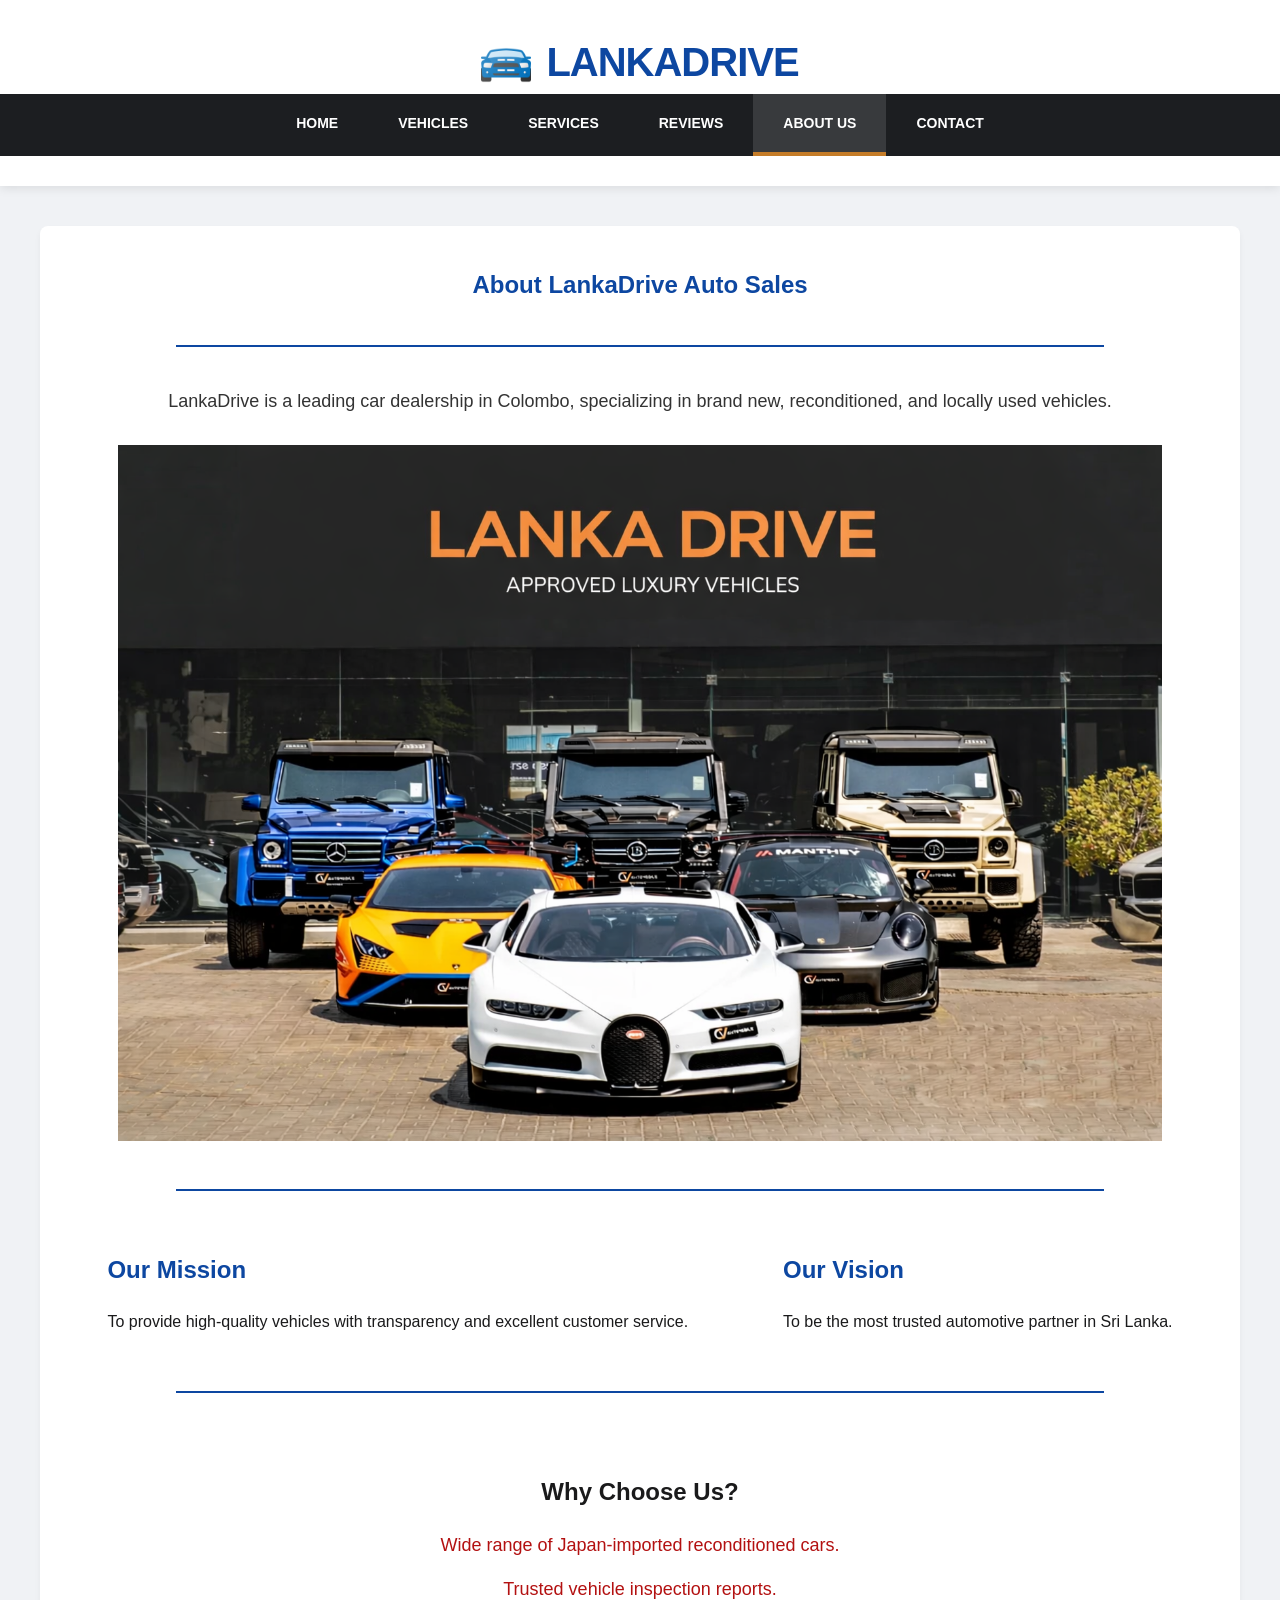
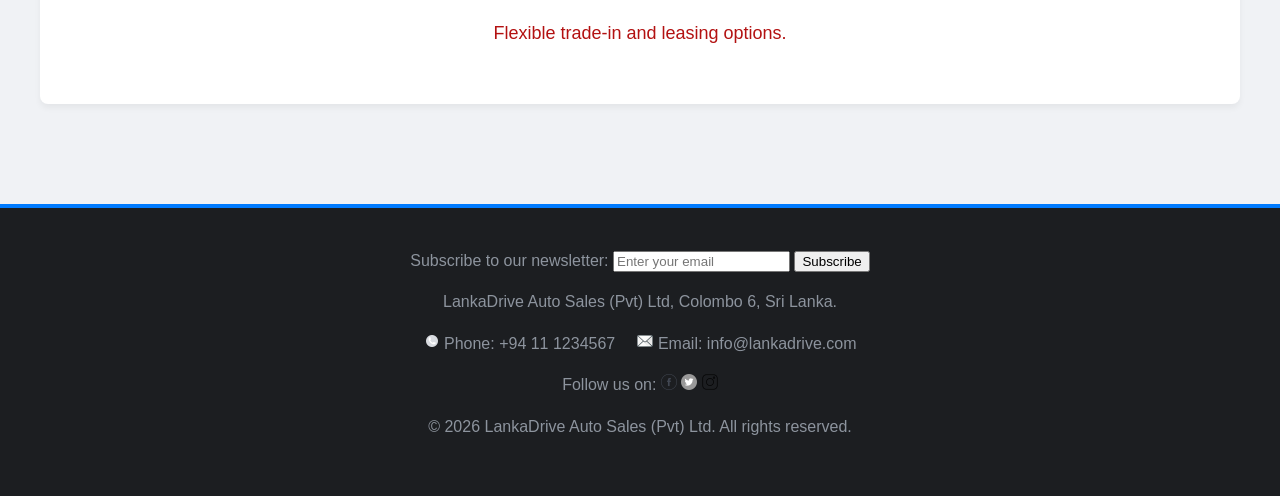
<file: about.html>
<!DOCTYPE html>
<html lang="en">
<head>
	<meta charset="UTF-8">
	<title>About Us</title>
	<link href="CSS/style.css" rel="stylesheet" type="text/css">
    <link href="CSS/SEPARATED E.CSS FILES/about.css" rel="stylesheet" type="text/css">
    <link rel="icon" type="image/png" href="IMG/Car logo.png">
</head>
<body> 
    
    <header>
        <h1><img class="header-logo" alt="LankaDrive Logo" src="IMG/Car logo.png">LankaDrive</h1>
        <nav>
            <ul>
                <li><a href="index.html">Home</a></li>
                <li><a href="vehicles.html">Vehicles</a></li>
                <li><a href="services.html">Services</a></li>
				<li><a href="reviews.html">Reviews</a></li>
                <li><a href="about.html" class="active">About Us</a></li>
				<li><a href="contact.html">Contact</a></li>
            </ul>
        </nav>
    </header>

    <main>
    <section class="about-intro">
        <h1>About LankaDrive Auto Sales</h1>
        <hr>
        <p>LankaDrive is a leading car dealership in Colombo, specializing in brand new, reconditioned, and locally used vehicles.</p>
        <img src="IMG/showroom.png" alt="Our Showroom" class="about-img" width="90%" height="auto">
    </section>

    <hr>

    <div class="mission-vision">
        <section>
            <h2>Our Mission</h2>
            <p>To provide high-quality vehicles with transparency and excellent customer service.</p>
        </section>
        <section>
            <h2>Our Vision</h2>
            <p>To be the most trusted automotive partner in Sri Lanka.</p>
        </section>
    </div>

    <hr>

    <section class="why-choose-us">
        <h1>Why Choose Us?</h1>
        <ul>
            <li>Wide range of Japan-imported reconditioned cars.</li>
            <li>Trusted vehicle inspection reports.</li>
            <li>Flexible trade-in and leasing options.</li>
        </ul>
    </section>
</main>

    <footer>
        <form action="#subscribe.php" method="GET">
            <label for="email">Subscribe to our newsletter:</label>
            <input type="email" id="email" name="email" placeholder="Enter your email" required>
            <button type="submit">Subscribe</button>
        <p>LankaDrive Auto Sales (Pvt) Ltd,
            Colombo 6, Sri Lanka.
        </p>
        <p>
            <img src="IMG/Footer Assets/Phone.png" alt="Phone Icon" class="contact-icon">
            Phone: +94 11 1234567
            &nbsp;&nbsp;&nbsp;
            <img src="IMG/Footer Assets/Email.png" alt="Email Icon" class="contact-icon">
            Email: info@lankadrive.com
        </p>
        <p>Follow us on:
            
            <a href="https://www.facebook.com/lankadrive" target="_blank"><img src="IMG/Footer Assets/Facebook.png" alt="Facebook Icon" class="social-icon"></a>            
            <a href="https://www.twitter.com/lankadrive" target="_blank"><img src="IMG/Footer Assets/Twitter.png" alt="Twitter Icon" class="social-icon"></a> 
            <a href="https://www.instagram.com/lankadrive" target="_blank"><img src="IMG/Footer Assets/Instagram.png" alt="Instagram Icon" class="social-icon"></a>
        </p>
        <p class="copyright">&copy; 2026 LankaDrive Auto Sales (Pvt) Ltd. All rights reserved.</p>
    </footer>
</body>
</html>
</file>
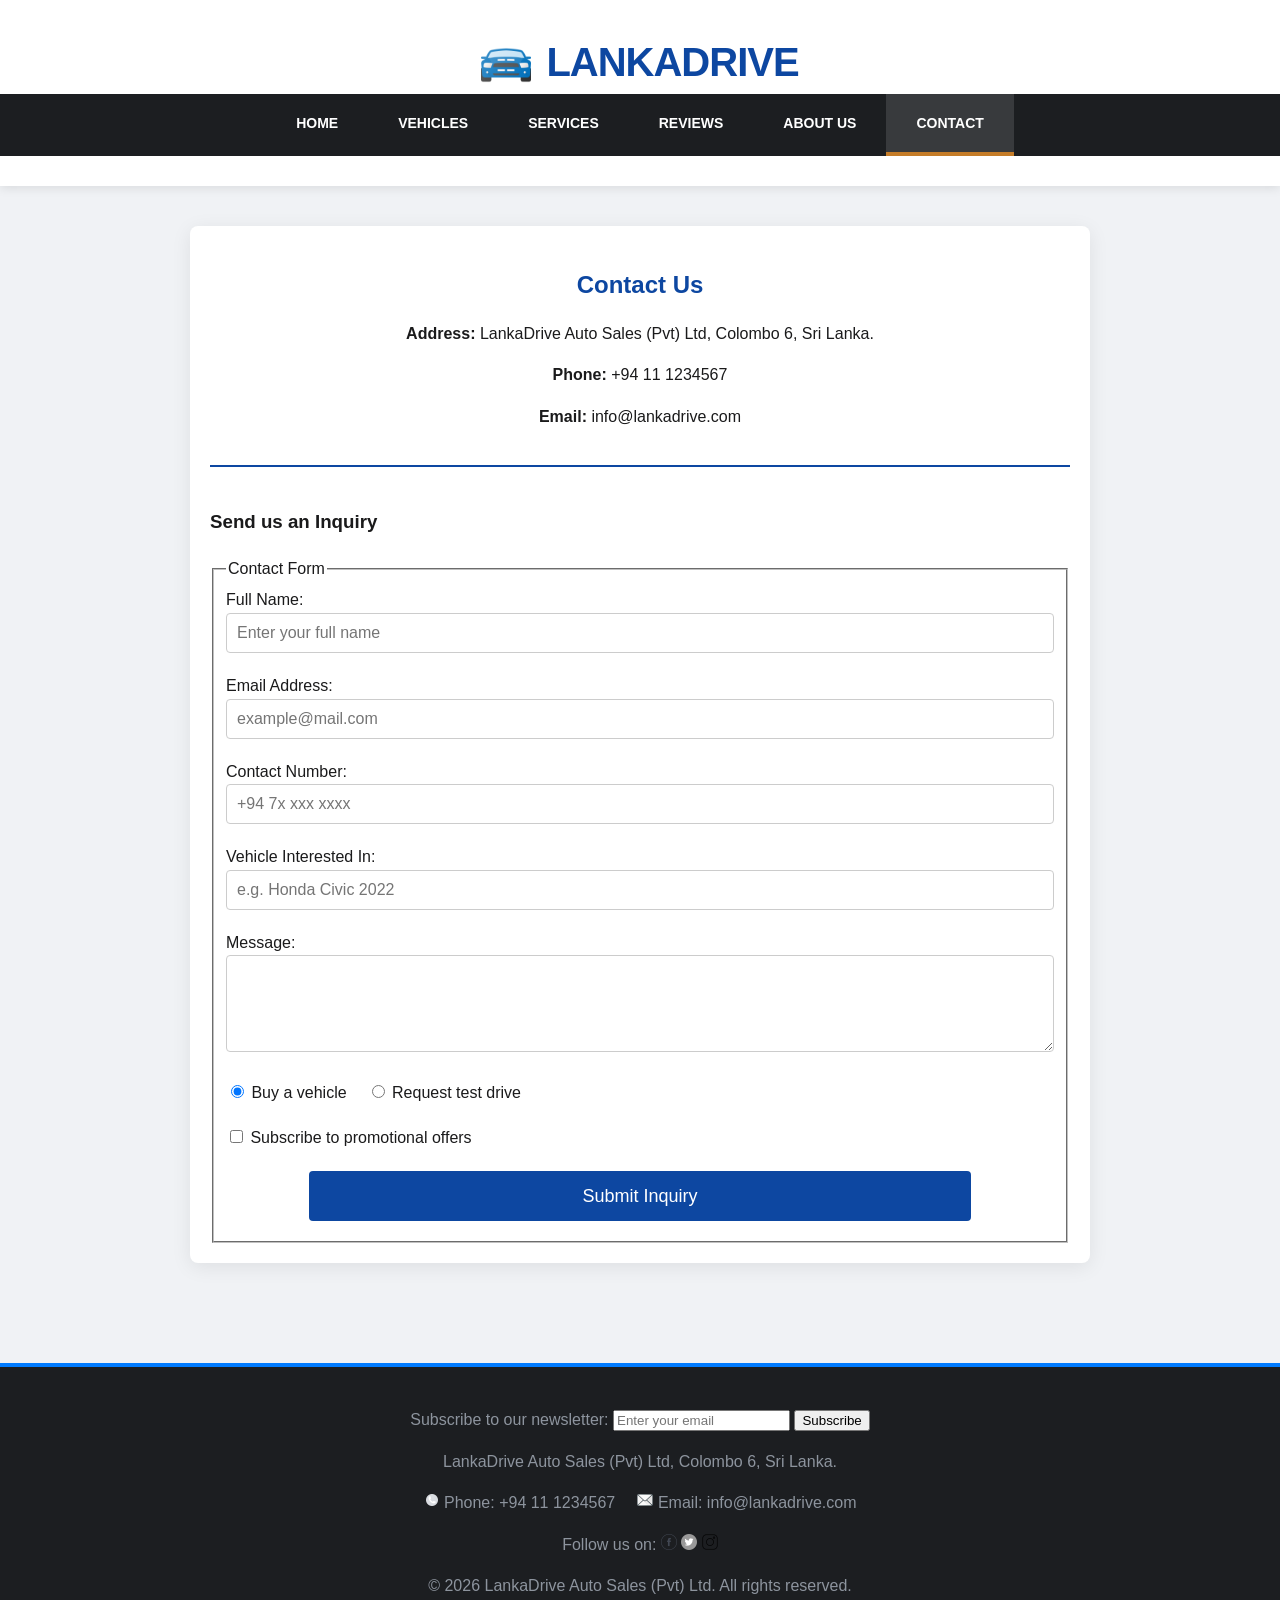
<file: contact.html>
<!DOCTYPE html>
<html lang="en">
<head>
	<meta charset="UTF-8">
	<title>Contact Us</title>
	<link href="CSS/style.css" rel="stylesheet" type="text/css">
    <link href="CSS/SEPARATED E.CSS FILES/contact.css" rel="stylesheet" type="text/css">
    <link rel="icon" type="image/png" href="IMG/Car logo.png">
</head>
<body> 
    
    <header>
        <h1><img class="header-logo" alt="LankaDrive Logo" src="IMG/Car logo.png">LankaDrive</h1>
        <nav>
            <ul>
                <li><a href="index.html">Home</a></li>
                <li><a href="vehicles.html">Vehicles</a></li>
                <li><a href="services.html">Services</a></li>
				<li><a href="reviews.html">Reviews</a></li>
                <li><a href="about.html">About Us</a></li>
				<li><a href="contact.html" class="active">Contact</a></li>
            </ul>
        </nav>
    </header>

    <main class="contact-container">
        <section class="contact-info">
            <h1>Contact Us</h1>
            <p><strong>Address:</strong> LankaDrive Auto Sales (Pvt) Ltd, Colombo 6, Sri Lanka.</p>
            <p><strong>Phone:</strong> +94 11 1234567</p>
            <p><strong>Email:</strong> info@lankadrive.com</p>
        </section>

        <section class="inquiry-form">
        <h3>Send us an Inquiry</h3>
        <form action="#" method="post"><fieldset id="Contactform-Fset"><legend>Contact Form</legend>
            <div class="form-group">
                <label>Full Name:</label>
                <input type="text" name="fullname" required placeholder="Enter your full name">
            </div>

            <div class="form-group">
                <label>Email Address:</label>
                <input type="email" name="email" required placeholder="example@mail.com">
            </div>

            <div class="form-group">
                <label>Contact Number:</label>
                <input type="tel" name="phone" required placeholder="+94 7x xxx xxxx">
            </div>

            <div class="form-group">
                <label>Vehicle Interested In:</label>
                <input type="text" name="vehicle" required placeholder="e.g. Honda Civic 2022">
            </div>

            <div class="form-group">
                <label>Message:</label><br>
                <textarea name="message" rows="5"></textarea>
            </div>

            <div class="form-radio-group">
                <label><input type="radio" name="purpose" value="buy" checked> Buy a vehicle</label>
                <label><input type="radio" name="purpose" value="testdrive"> Request test drive</label>
            </div>

            <div class="form-checkbox-group">
                <label><input type="checkbox" name="subscribe"> Subscribe to promotional offers</label>
            </div>

            <button type="submit" class="submit-btn">Submit Inquiry</button>
        </fieldset>
        </form>
        </section>
    </main>

    <footer>
        <form action="#subscribe.php" method="GET">
            <label for="email">Subscribe to our newsletter:</label>
            <input type="email" id="email" name="email" placeholder="Enter your email" required>
            <button type="submit">Subscribe</button>
        <p>LankaDrive Auto Sales (Pvt) Ltd,
            Colombo 6, Sri Lanka.
        </p>
        <p>
            <img src="IMG/Footer Assets/Phone.png" alt="Phone Icon" class="contact-icon">
            Phone: +94 11 1234567
            &nbsp;&nbsp;&nbsp;
            <img src="IMG/Footer Assets/Email.png" alt="Email Icon" class="contact-icon">
            Email: info@lankadrive.com
        </p>
        <p>Follow us on:
            
            <a href="https://www.facebook.com/lankadrive" target="_blank"><img src="IMG/Footer Assets/Facebook.png" alt="Facebook Icon" class="social-icon"></a>            
            <a href="https://www.twitter.com/lankadrive" target="_blank"><img src="IMG/Footer Assets/Twitter.png" alt="Twitter Icon" class="social-icon"></a> 
            <a href="https://www.instagram.com/lankadrive" target="_blank"><img src="IMG/Footer Assets/Instagram.png" alt="Instagram Icon" class="social-icon"></a>
        </p>
        <p class="copyright">&copy; 2026 LankaDrive Auto Sales (Pvt) Ltd. All rights reserved.</p>
    </footer>
</body>
</html>
</file>
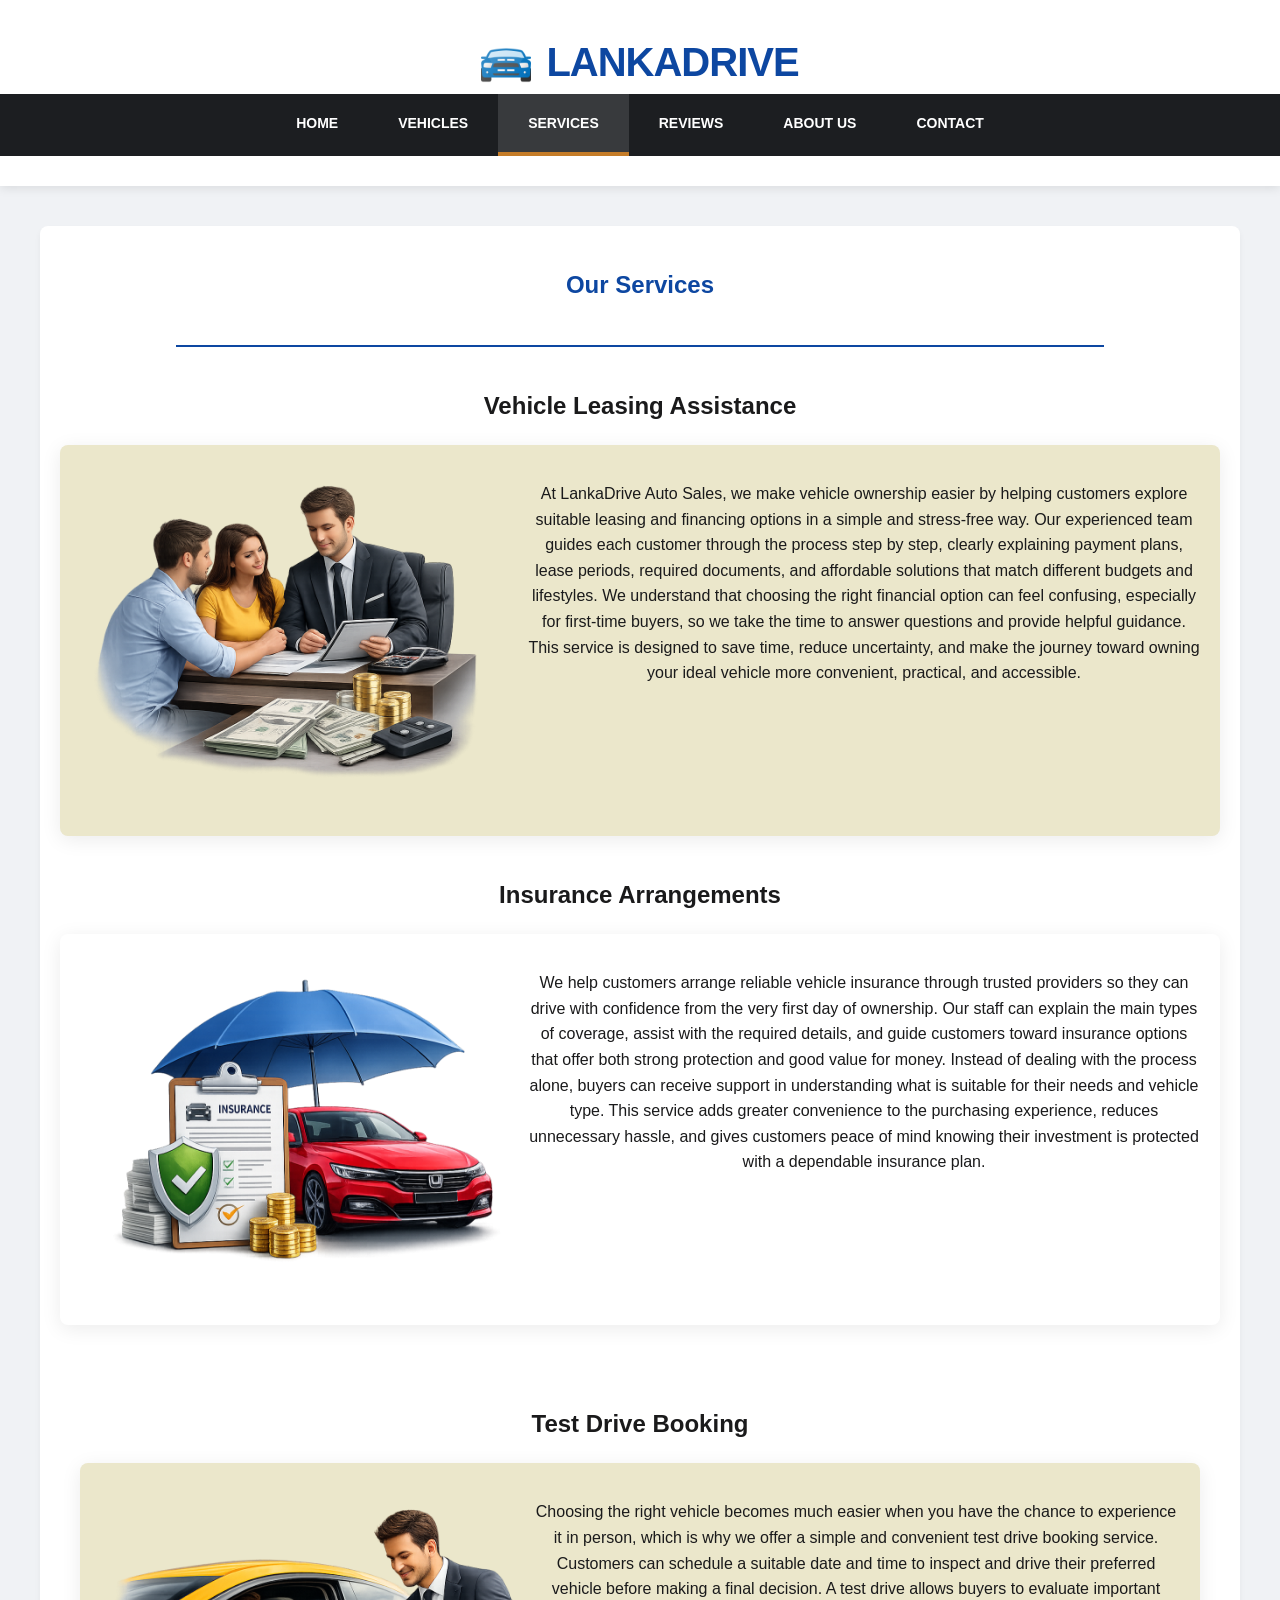
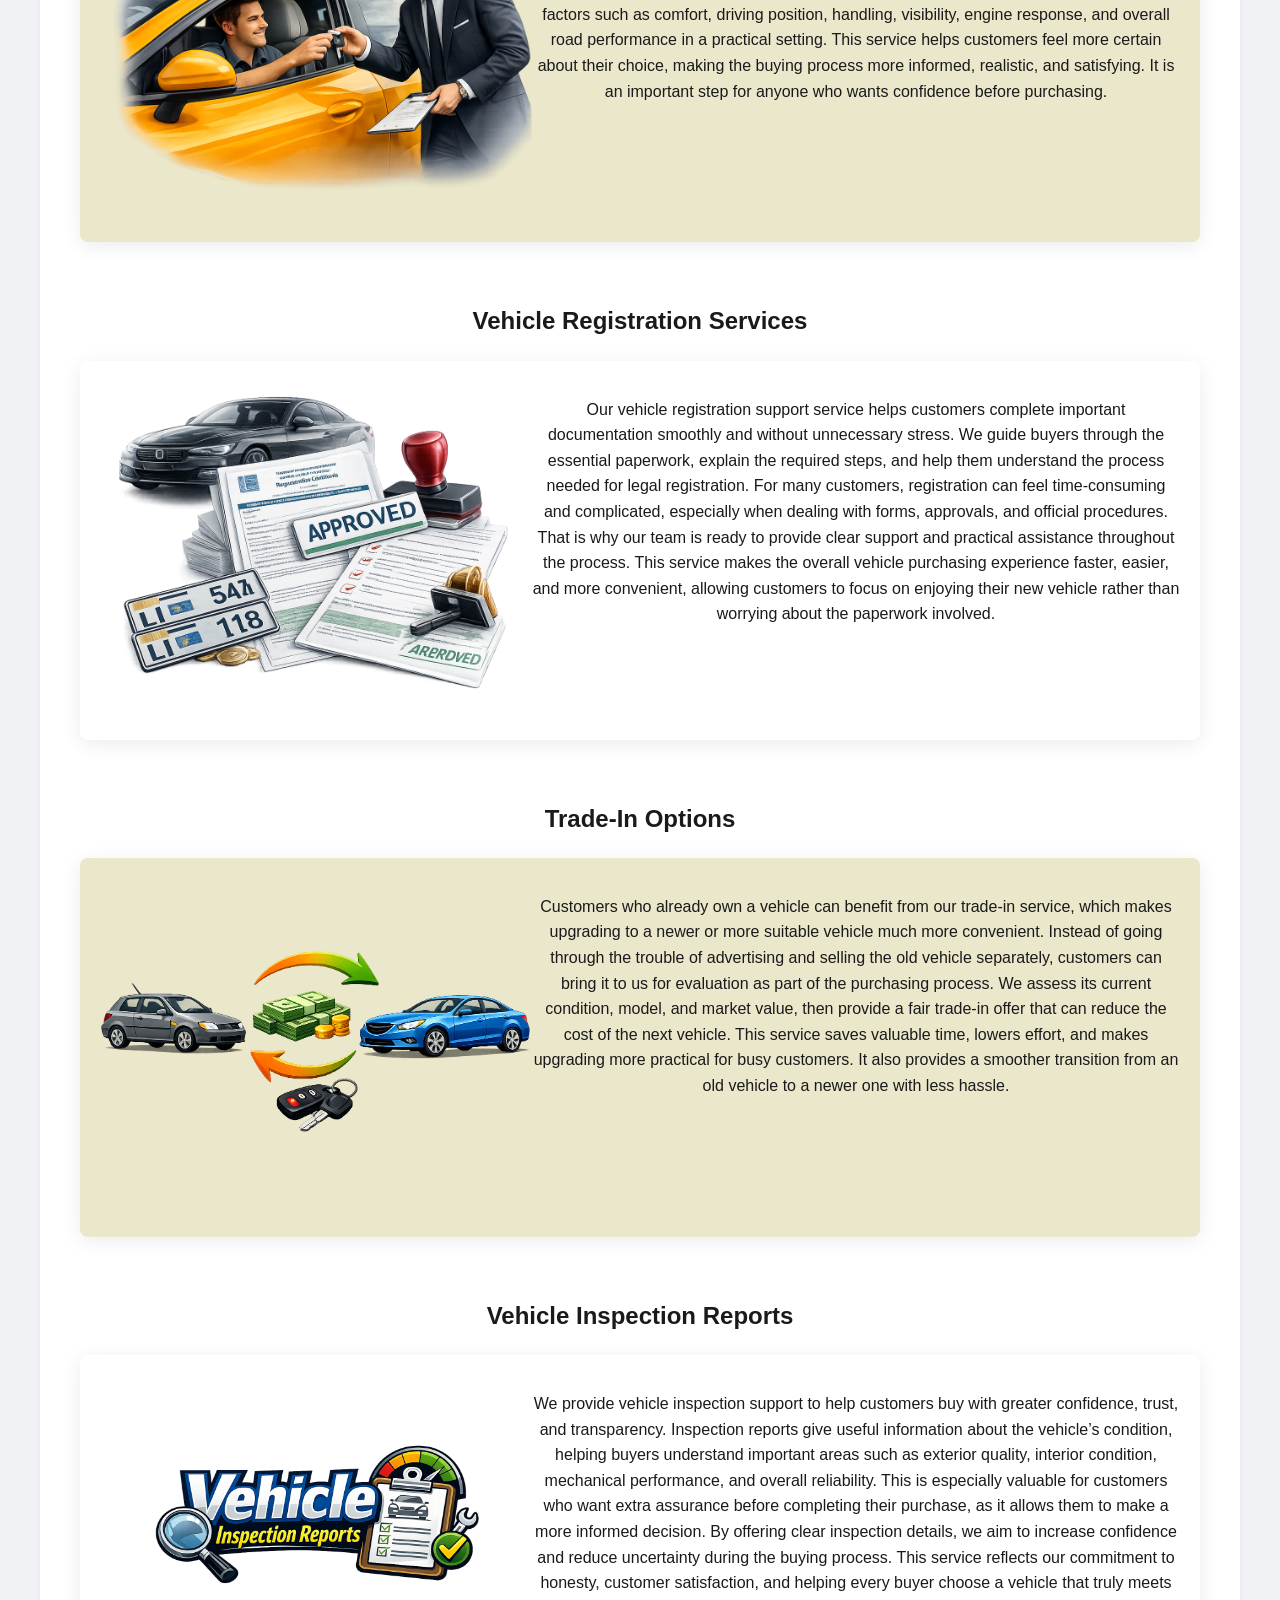
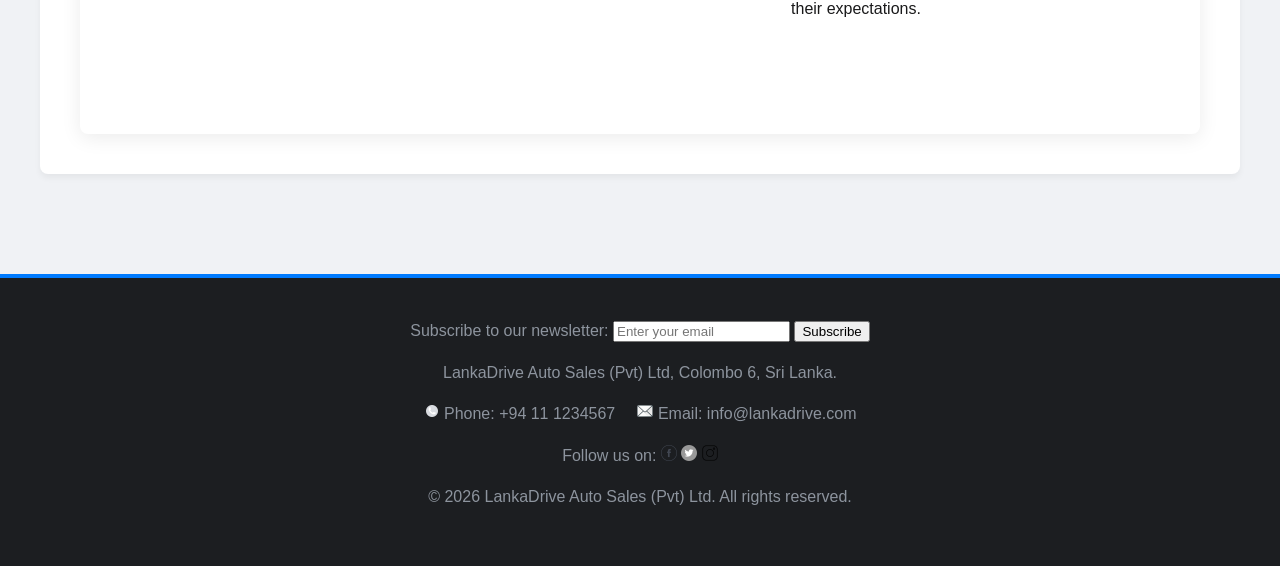
<file: services.html>
<!DOCTYPE html>
<html lang="en">
<head>
	<meta charset="UTF-8">
	<title>Services</title>
	<link href="CSS/style.css" rel="stylesheet" type="text/css">
    <link href="CSS/SEPARATED E.CSS FILES/services.css" rel="stylesheet" type="text/css">
    <link rel="icon" type="image/png" href="IMG/Car logo.png">
</head>
<body> 
    
    <header>
        <h1><img class="header-logo" alt="LankaDrive Logo" src="IMG/Car logo.png">LankaDrive</h1>
        <nav>
            <ul>
                <li><a href="index.html">Home</a></li>
                <li><a href="vehicles.html">Vehicles</a></li>
                <li><a href="services.html" class="active">Services</a></li>
				<li><a href="reviews.html">Reviews</a></li>
                <li><a href="about.html">About Us</a></li>
				<li><a href="contact.html">Contact</a></li>
            </ul>
        </nav>
    </header>

    <main>
        <section class="services-intro">
            <h1>Our Services</h1>
        </section>

        <hr>

        <section class="vehicle-leasing-assistance">
            <h2>Vehicle Leasing Assistance</h2>
            <div class="leasing-container">
                <img src="IMG/Service Assets/Vehicle Leasing Assistance.png" alt="Leasing Service" class="leasing-img">
                <p>At LankaDrive Auto Sales, we make vehicle ownership easier by helping customers explore suitable leasing and financing options in a simple and stress-free way. Our experienced team guides each customer through the process step by step, clearly explaining payment plans, lease periods, required documents, and affordable solutions that match different budgets and lifestyles. We understand that choosing the right financial option can feel confusing, especially for first-time buyers, so we take the time to answer questions and provide helpful guidance. This service is designed to save time, reduce uncertainty, and make the journey toward owning your ideal vehicle more convenient, practical, and accessible.</p>
            </div>
        </section>    
        
        <section class="insurance-arrangements">
            <h2>Insurance Arrangements</h2>
            <div class="insurance-container">
                <img src="IMG/Service Assets/Insurance Arrangements.png" alt="Insurance Service" class="insurance-img">
                <p>We help customers arrange reliable vehicle insurance through trusted providers so they can drive with confidence from the very first day of ownership. Our staff can explain the main types of coverage, assist with the required details, and guide customers toward insurance options that offer both strong protection and good value for money. Instead of dealing with the process alone, buyers can receive support in understanding what is suitable for their needs and vehicle type. This service adds greater convenience to the purchasing experience, reduces unnecessary hassle, and gives customers peace of mind knowing their investment is protected with a dependable insurance plan.</p>
            </div>
        </section>

        <section class="test-drive-booking">
            <h2>Test Drive Booking</h2>
            <div class="test-drive-container">
                <img src="IMG/Service Assets/Test Drive Booking.png" alt="Test Drive" class="test-drive-img">
                <p>Choosing the right vehicle becomes much easier when you have the chance to experience it in person, which is why we offer a simple and convenient test drive booking service. Customers can schedule a suitable date and time to inspect and drive their preferred vehicle before making a final decision. A test drive allows buyers to evaluate important factors such as comfort, driving position, handling, visibility, engine response, and overall road performance in a practical setting. This service helps customers feel more certain about their choice, making the buying process more informed, realistic, and satisfying. It is an important step for anyone who wants confidence before purchasing.</p>
            </div>
        </section>

        <section class="vehicle-registration-services">
            <h2>Vehicle Registration Services</h2>
            <div class="registration-container">
                <img src="IMG/Service Assets/Vehicle Registration Services.png" alt="Vehicle Registration" class="registration-img">
                <p>Our vehicle registration support service helps customers complete important documentation smoothly and without unnecessary stress. We guide buyers through the essential paperwork, explain the required steps, and help them understand the process needed for legal registration. For many customers, registration can feel time-consuming and complicated, especially when dealing with forms, approvals, and official procedures. That is why our team is ready to provide clear support and practical assistance throughout the process. This service makes the overall vehicle purchasing experience faster, easier, and more convenient, allowing customers to focus on enjoying their new vehicle rather than worrying about the paperwork involved.</p>
            </div>
        </section>

        <section class="trade-in-options">
            <h2>Trade-In Options</h2>
            <div class="trade-in-container">
                <img src="IMG/Service Assets/Trade-In Options.png" alt="Trade-In Service" class="trade-in-img">
                <p>Customers who already own a vehicle can benefit from our trade-in service, which makes upgrading to a newer or more suitable vehicle much more convenient. Instead of going through the trouble of advertising and selling the old vehicle separately, customers can bring it to us for evaluation as part of the purchasing process. We assess its current condition, model, and market value, then provide a fair trade-in offer that can reduce the cost of the next vehicle. This service saves valuable time, lowers effort, and makes upgrading more practical for busy customers. It also provides a smoother transition from an old vehicle to a newer one with less hassle.</p>
            </div>
        </section>

        <section class="vehicle-inspection-reports">
            <h2>Vehicle Inspection Reports</h2>
            <div class="inspection-container">
                <img src="IMG/Service Assets/Vehicle Inspection Reports.png" alt="Vehicle Inspection" class="inspection-img">
                <p>We provide vehicle inspection support to help customers buy with greater confidence, trust, and transparency. Inspection reports give useful information about the vehicle’s condition, helping buyers understand important areas such as exterior quality, interior condition, mechanical performance, and overall reliability. This is especially valuable for customers who want extra assurance before completing their purchase, as it allows them to make a more informed decision. By offering clear inspection details, we aim to increase confidence and reduce uncertainty during the buying process. This service reflects our commitment to honesty, customer satisfaction, and helping every buyer choose a vehicle that truly meets their expectations.</p>
            </div>
        </section>
    </main>

    <footer>
        <form action="#subscribe.php" method="GET">
            <label for="email">Subscribe to our newsletter:</label>
            <input type="email" id="email" name="email" placeholder="Enter your email" required>
            <button type="submit">Subscribe</button>
        <p>LankaDrive Auto Sales (Pvt) Ltd,
            Colombo 6, Sri Lanka.
        </p>
        <p>
            <img src="IMG/Footer Assets/Phone.png" alt="Phone Icon" class="contact-icon">
            Phone: +94 11 1234567
            &nbsp;&nbsp;&nbsp;
            <img src="IMG/Footer Assets/Email.png" alt="Email Icon" class="contact-icon">
            Email: info@lankadrive.com
        </p>
        <p>Follow us on:
            
            <a href="https://www.facebook.com/lankadrive" target="_blank"><img src="IMG/Footer Assets/Facebook.png" alt="Facebook Icon" class="social-icon"></a>            
            <a href="https://www.twitter.com/lankadrive" target="_blank"><img src="IMG/Footer Assets/Twitter.png" alt="Twitter Icon" class="social-icon"></a> 
            <a href="https://www.instagram.com/lankadrive" target="_blank"><img src="IMG/Footer Assets/Instagram.png" alt="Instagram Icon" class="social-icon"></a>
        </p>
        <p class="copyright">&copy; 2026 LankaDrive Auto Sales (Pvt) Ltd. All rights reserved.</p>
    </footer>
</body>
</html>
</file>
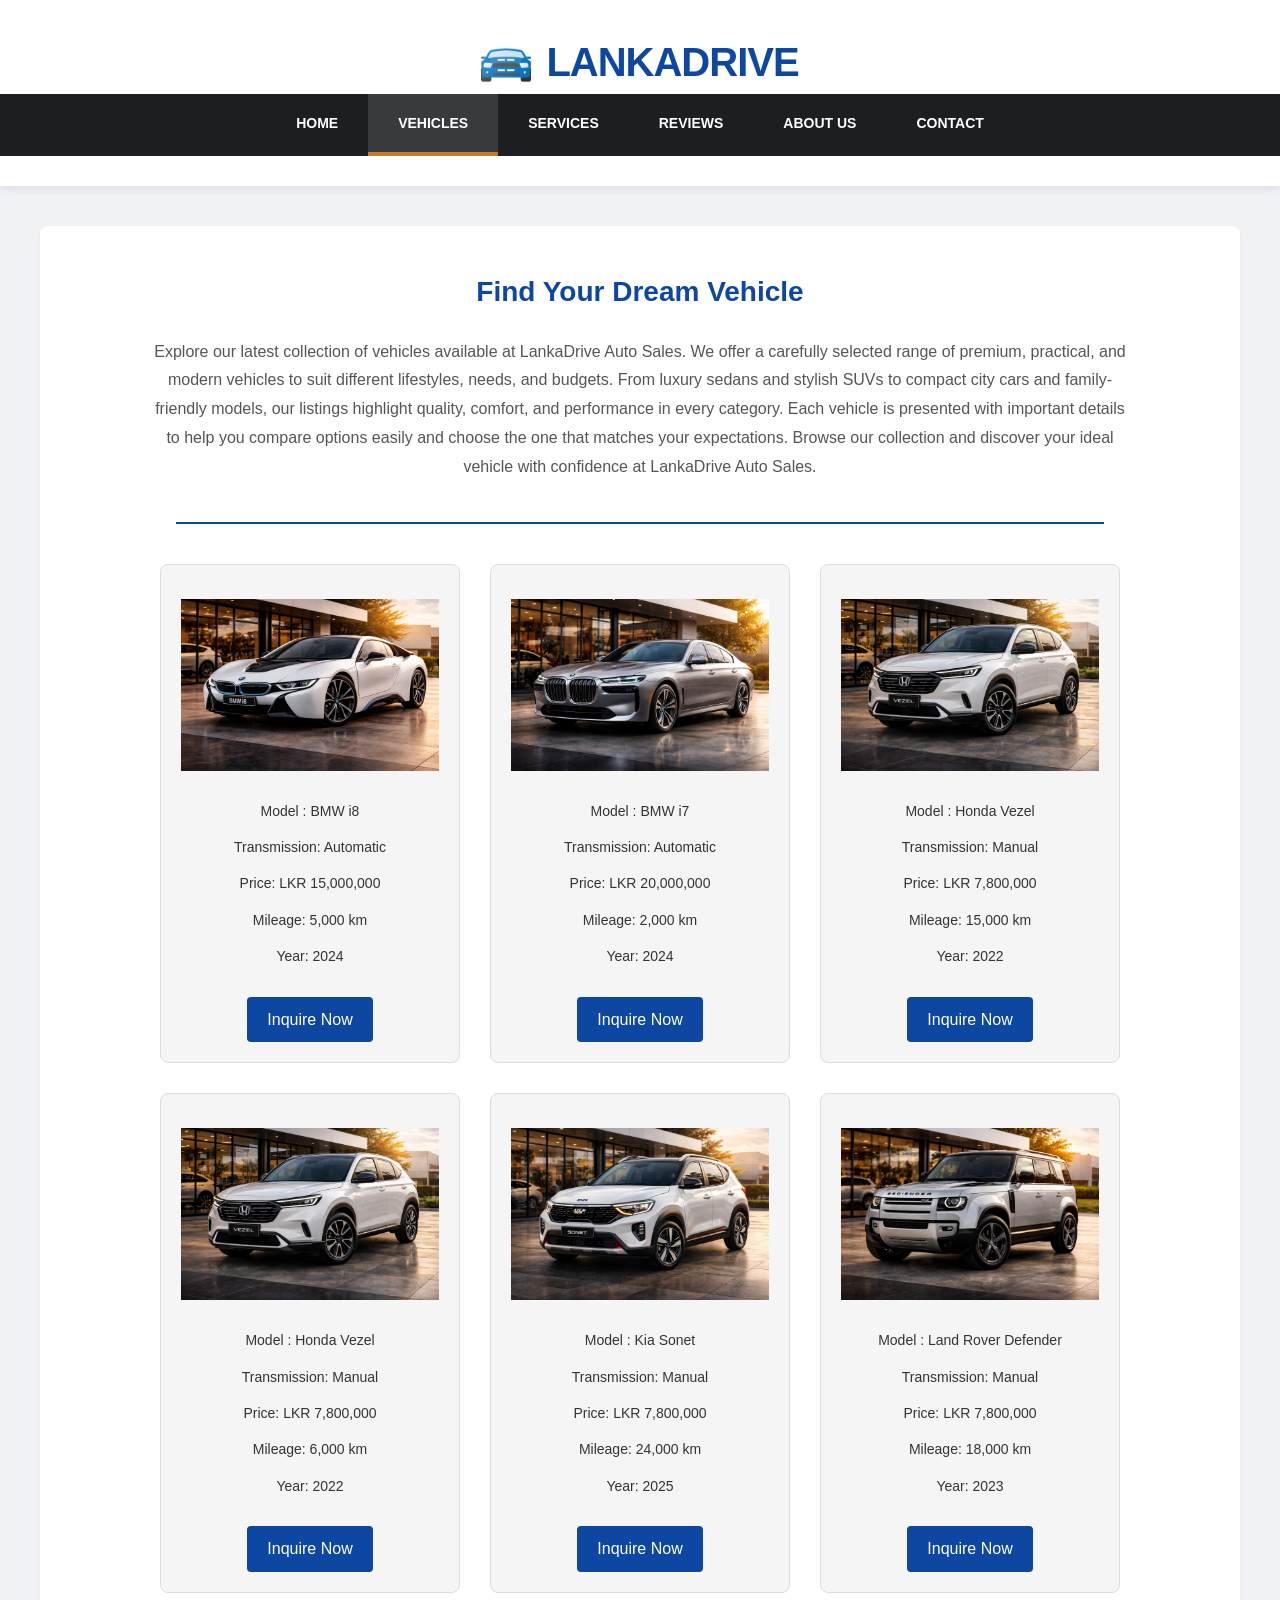
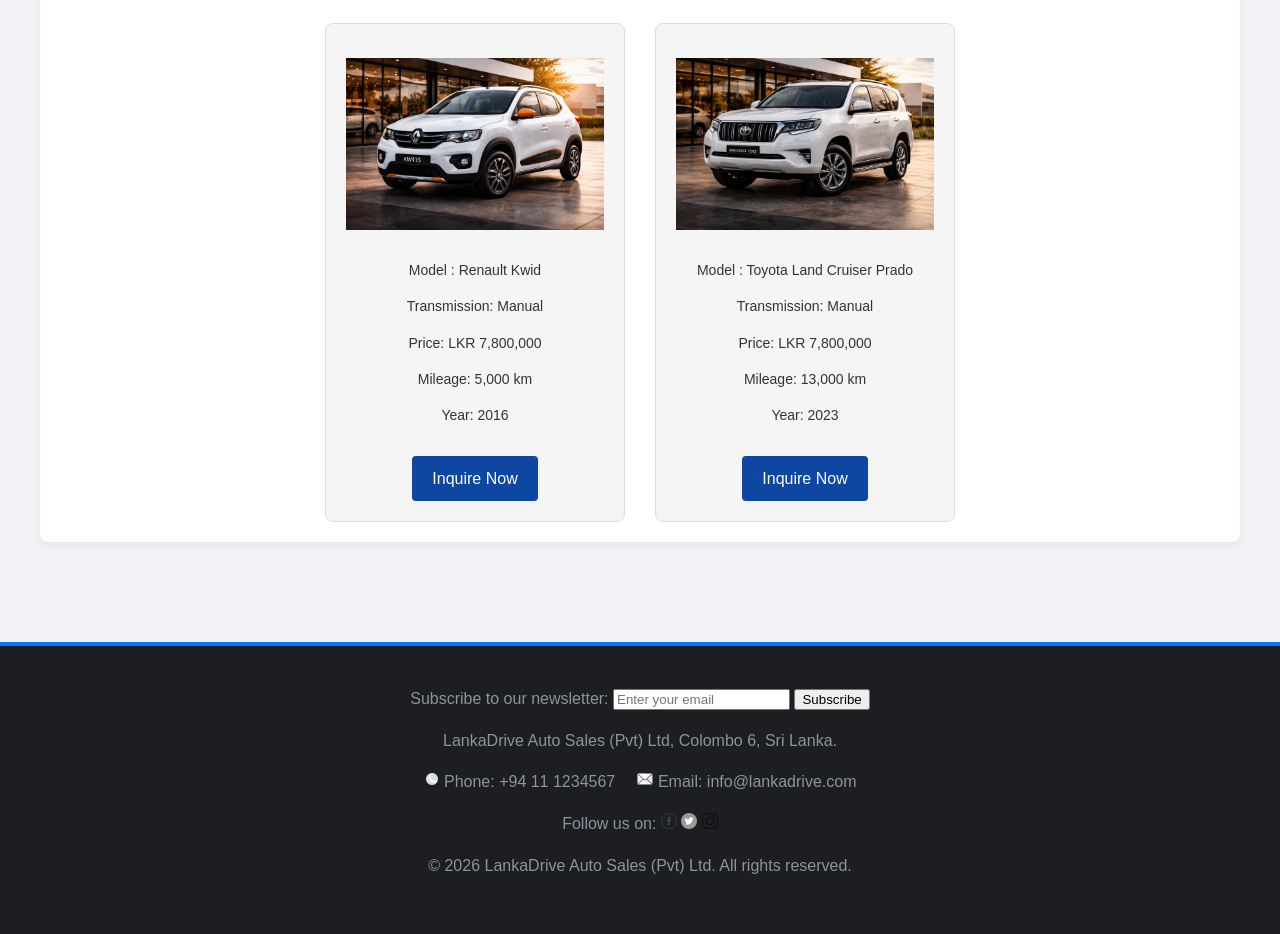
<file: vehicles.html>
<!DOCTYPE html>
<html lang="en">
<head>
	<meta charset="UTF-8">
	<title>Vehicle</title>
	<link href="CSS/style.css" rel="stylesheet" type="text/css">
    <link href="CSS/SEPARATED E.CSS FILES/vehicles.css" rel="stylesheet" type="text/css">
    <link rel="icon" type="image/png" href="IMG/Car logo.png">
</head>
<body> 
    
    <header>
        <h1><img class="header-logo" alt="LankaDrive Logo" src="IMG/Car logo.png">LankaDrive</h1>
        <nav>
            <ul>
                <li><a href="index.html">Home</a></li>
                <li><a href="vehicles.html" class="active">Vehicles</a></li>
                <li><a href="services.html">Services</a></li>
				<li><a href="reviews.html">Reviews</a></li>
                <li><a href="about.html">About Us</a></li>
				<li><a href="contact.html">Contact</a></li>
            </ul>
        </nav>
    </header>

    <main>
        
        <section class="vehicle-header">
            <h2>Find Your Dream Vehicle</h2>
            <p>
                Explore our latest collection of vehicles available at LankaDrive Auto Sales. We offer a carefully selected range of premium, practical, and modern vehicles to suit different lifestyles, needs, and budgets. From luxury sedans and stylish SUVs to compact city cars and family-friendly models, our listings highlight quality, comfort, and performance in every category. Each vehicle is presented with important details to help you compare options easily and choose the one that matches your expectations. Browse our collection and discover your ideal vehicle with confidence at LankaDrive Auto Sales.
            </p>
        </section>

        <hr>

        <section class="vehicle-listing">
            <div class="vehicle-card">
                <img src="IMG/Vehicle Assets/bmw i8 2024.png" alt="2024 BMW i8" class="vehicle-image">
                <p>Model : BMW i8</p>
                <p>Transmission: Automatic</p>
                <p>Price: LKR 15,000,000</p>
                <p>Mileage: 5,000 km</p>
                <p>Year: 2024</p>
                <a href="contact.html" class="inquire-button">Inquire Now</a>
            </div>

            <div class="vehicle-card">
                <img src="IMG/Vehicle Assets/BMW i7 2024.png" alt="2024 BMW i7" class="vehicle-image">
                <p>Model : BMW i7</p>
                <p>Transmission: Automatic</p>
                <p>Price: LKR 20,000,000</p>
                <p>Mileage: 2,000 km</p>
                <p>Year: 2024</p>
                <a href="contact.html" class="inquire-button">Inquire Now</a>
            </div>

            <div class="vehicle-card">
                <img src="IMG/Vehicle Assets/Honda Vezel 2022.png" alt="2022 Honda Vezel" class="vehicle-image">
                <p>Model : Honda Vezel</p>
                <p>Transmission: Manual</p>
                <p>Price: LKR 7,800,000</p>
                <p>Mileage: 15,000 km</p>
                <p>Year: 2022</p>
                <a href="contact.html" class="inquire-button">Inquire Now</a>
            </div>

            <div class="vehicle-card">
                <img src="IMG/Vehicle Assets/Honda Vezel 2022.png" alt="2022 Honda Vezel" class="vehicle-image">
                <p>Model : Honda Vezel</p>
                <p>Transmission: Manual</p>
                <p>Price: LKR 7,800,000</p>
                <p>Mileage: 6,000 km</p>
                <p>Year: 2022</p>
                <a href="contact.html" class="inquire-button">Inquire Now</a>
            </div>

            <div class="vehicle-card">
                <img src="IMG/Vehicle Assets/Kia Sonet 2025.png" alt="2025 Kia Sonet" class="vehicle-image">
                <p>Model : Kia Sonet</p>
                <p>Transmission: Manual</p>
                <p>Price: LKR 7,800,000</p>
                <p>Mileage: 24,000 km</p>
                <p>Year: 2025</p>
                <a href="contact.html" class="inquire-button">Inquire Now</a>
            </div>

            <div class="vehicle-card">
                <img src="IMG/Vehicle Assets/Land Rover Defender 2023.png" alt="2023 Land Rover Defender" class="vehicle-image">
                <p>Model : Land Rover Defender</p>
                <p>Transmission: Manual</p>
                <p>Price: LKR 7,800,000</p>
                <p>Mileage: 18,000 km</p>
                <p>Year: 2023</p>
                <a href="contact.html" class="inquire-button">Inquire Now</a>
            </div>

            <div class="vehicle-card">
                <img src="IMG/Vehicle Assets/Renault Kwid 2016.png" alt="2016 Renault Kwid" class="vehicle-image">
                <p>Model : Renault Kwid</p>
                <p>Transmission: Manual</p>
                <p>Price: LKR 7,800,000</p>
                <p>Mileage: 5,000 km</p>
                <p>Year: 2016</p>
                <a href="contact.html" class="inquire-button">Inquire Now</a>
            </div>

            <div class="vehicle-card">
                <img src="IMG/Vehicle Assets/Toyota Land Cruiser Prado 2023.png" alt="2023 Toyota Land Cruiser Prado" class="vehicle-image">
                <p>Model : Toyota Land Cruiser Prado</p>
                <p>Transmission: Manual</p>
                <p>Price: LKR 7,800,000</p>
                <p>Mileage: 13,000 km</p>
                <p>Year: 2023</p>
                <a href="contact.html" class="inquire-button">Inquire Now</a>
            </div>

            </section>
        
    </main>

    <footer>
        <form action="#subscribe.php" method="GET">
            <label for="email">Subscribe to our newsletter:</label>
            <input type="email" id="email" name="email" placeholder="Enter your email" required>
            <button type="submit">Subscribe</button>
        <p>LankaDrive Auto Sales (Pvt) Ltd,
            Colombo 6, Sri Lanka.
        </p>
        <p>
            <img src="IMG/Footer Assets/Phone.png" alt="Phone Icon" class="contact-icon">
            Phone: +94 11 1234567
            &nbsp;&nbsp;&nbsp;
            <img src="IMG/Footer Assets/Email.png" alt="Email Icon" class="contact-icon">
            Email: info@lankadrive.com
        </p>
        <p>Follow us on:
            
            <a href="https://www.facebook.com/lankadrive" target="_blank"><img src="IMG/Footer Assets/Facebook.png" alt="Facebook Icon" class="social-icon"></a>            
            <a href="https://www.twitter.com/lankadrive" target="_blank"><img src="IMG/Footer Assets/Twitter.png" alt="Twitter Icon" class="social-icon"></a> 
            <a href="https://www.instagram.com/lankadrive" target="_blank"><img src="IMG/Footer Assets/Instagram.png" alt="Instagram Icon" class="social-icon"></a>
        </p>
        <p class="copyright">&copy; 2026 LankaDrive Auto Sales (Pvt) Ltd. All rights reserved.</p>
    </footer>
</body>
</html>
</file>
<file: CSS/style.css>
﻿* {
    box-sizing: border-box;        /* ensures padding doesn't increase total width */
}

body {
    font-family: 'Segoe UI', Tahoma, Geneva, Verdana, sans-serif;
    margin: 0;
    padding: 0;
    background-color: #f0f2f5;
    color: #1a1a1b;
    line-height: 1.6;
    display: flex;               /*Footer dock to bottom*/  /* enables flexbox for the main page layout */
    flex-direction: column;     /*Footer dock to bottom*/   /* stacks header, main, and footer vertically */
    min-height: 100vh;          /*Footer dock to bottom*/   /* ensures body takes full height of the screen */
}

/* Header */
header {
    background-color: #ffffff;
    padding: 30px 0;
    text-align: center;
    box-shadow: 0 2px 10px rgba(0,0,0,0.1);
}

header h1 {
    margin: 0;
    font-size: 2.5em;
    color: #0d47a1; 
    text-transform: uppercase;
    font-weight: 800;
    letter-spacing: -1px;
}
header h1 img.header-logo {
    width: 50px !important;     /*Size reduced but not working (fixed)*/    /* forces specific width regardless of other rules */
    height: 50px !important;    /*Size reduced but not working (fixed)*/    /* forces specific height regardless of other rules */
    vertical-align: middle;     /* aligns the logo image with the text center */
    margin-right: 15px;
}

/* Navigation Bar */
nav {
    background-color: #1c1e21; 
    position: sticky;       /* keeps the nav bar at the top of the viewport when scrolling */
    top: 0;                 /* locks menu to the top of the viewport */
    z-index: 1000;          /* ensures the nav bar stays above other content when scrolling */
}

nav ul {
    list-style: none;
    margin: 0;
    padding: 0;
    display: flex;
    justify-content: center;        /* centers the list items horizontally */
}

nav li a {
    display: block;
    color: #ffffff;
    text-decoration: none;
    padding: 18px 30px;
    font-size: 14px;
    font-weight: 600;
    text-transform: uppercase;
    transition: all 0.3s ease;
}

nav li a:hover {
    background-color: #007bff; 
    color: white;
}

nav li a.active {
    background-color: #383a3d;  /*Small upgrade for User Experience*/
    color: white;
    border-bottom: 4px solid #c57c28;
}

/* Main */
main {
    width: 100%;    /*Visual fix - when empty*/
    max-width: 1200px;
    margin: 40px auto;
    padding: 20px;
    background: white;
    border-radius: 8px;
    box-shadow: 0 4px 6px rgba(0, 0, 0, 0.05);
    min-height: 800px;
    flex: 1;    /*Footer dock to bottom*/   
}

/* Footer */
footer {
    background-color: #1c1e21;
    color: #8d949e;
    text-align: center;
    padding: 40px 0;
    margin-top: 60px;
    border-top: 4px solid #007bff;      /* adds a top border to separate from main content */
}
</file>
<file: CSS/SEPARATED E.CSS FILES/about.css>
.about-intro {
    text-align: center;
    padding: 40px auto;
}

.about-intro p {
    font-size: 18px;
    color: #333333;
    margin-bottom: 30px;
    font-weight: 500;
}

hr {
    margin: 40px auto;
    border: none;
    border-top: 2px solid #0d47a1;
    width: 80%;
}

.mission-vision {
    display: flex;
    justify-content: space-around;      /* creates even spacing between the two columns */
    margin-bottom: 40px;
}

.mission-vision h2 {
    color: #0d47a1;
    margin-bottom: 20px;
    font-weight: 800;
}

.why-choose-us {
    text-align: center;
    padding: 20px;
}

.why-choose-us ul {
    list-style: none;               /* removes default bullet points for a cleaner look */
    padding: 0;
}

.why-choose-us ul li {
    margin-bottom: 15px;
    font-size: 18px;
    font-weight: 500;
    color: #b31111;
}
.about-intro h1 {
    color: #0d47a1;
    margin-bottom: 20px;
    font-weight: 700;
}
</file>
<file: CSS/SEPARATED E.CSS FILES/contact.css>
/* Container and Section Spacing */
.contact-container {
    max-width: 900px;
    margin: 40px auto;
    padding: 20px;
    background-color: #ffffff;
    border-radius: 8px;
    box-shadow: 0 4px 20px rgba(0, 0, 0, 0.08);
}

.contact-info {
    margin-bottom: 40px;
    text-align: center;
    border-bottom: 2px solid #0d47a1;
    padding-bottom: 20px;
}

.contact-info h1 {
    color: #0d47a1;
    margin-bottom: 15px;
}

.form-group {
    margin-bottom: 20px;
}

.contact-form label {
    display: block;             /* ensures labels are on their own line */
    font-family: Courier, monospace;
    margin-bottom: 8px;
    font-weight: 600;
}

.form-group label {
    font-family: 'Segoe UI', Tahoma, Verdana, sans-serif;
    font-size: medium;
}

.form-group input {
    width: 100%;
    padding: 10px;
    border: 1px solid #cccccc;
    border-radius: 4px;
    font-size: medium;
}
.form-group input:hover {
    border-color: #0d47a1;      /* changes border color when mouse is over field */
}
.form-group input:focus {
    border-color: #0d47a1;
    outline: none;                /* removes default browser outline for custom look */
}

.form-group textarea {
    width: 100%;
    padding: 10px;
    border: 1px solid #cccccc;
    border-radius: 4px;
    font-size: medium;
}
.form-group textarea:hover {
    border-color: #0d47a1;
}
.form-group textarea:focus {
    border-color: #0d47a1;
    outline: none;
}

.submit-btn {
    background-color: #0d47a1;
    color: #ffffff;
    border: none;
    width: 80%;
    height : 50px;
    margin: 10px auto;
    padding: 10px;
    border-radius: 4px;
    cursor: pointer;                            /* removes default browser outline for custom look */
    font-family: 'Segoe UI', Tahoma, Verdana, sans-serif;
    font-size: large;
    align-items: center;
    text-align: center;
    display: block;                     /* makes the button take up the full width of its container and centers it */   
}
.submit-btn:hover {
    background-color: #8942da;
}

.form-radio-group {
    display: flex;
    gap: 20px;
    margin-bottom: 20px;
}
.form-radio-group input:hover {
    border-color: #0d47a1;
}

.form-checkbox-group {
    display: flex;
    gap: 20px;                                  /* creates even spacing between checkbox options */
    margin-bottom: 20px;
}
.form-checkbox-group input:hover {
    border-color: #0d47a1;
}
</file>
<file: CSS/SEPARATED E.CSS FILES/services.css>
.services-intro {
    text-align: center;
    padding: 40px auto;
}

.services-intro h1 {
    color: #0d47a1;
    margin-bottom: 15px;
}

.vehicle-leasing-assistance {
    justify-content: space-around;              /* spreads content across the horizontal axis */
    margin-bottom: 40px;
    text-align: center;
    height: auto;
}

.leasing-container {
    width: 100%;
    background-color: #ebe7cb;
    border-radius: 8px;
    box-shadow: 0 4px 20px rgba(0, 0, 0, 0.08);
    padding: 20px;
    display: inline-block;      
    display: flex;        /* enables flexbox for image and text alignment */
    height: auto;
}

.insurance-arrangements {
    justify-content: space-around;
    margin-bottom: 40px;
    text-align: center;
}

.insurance-container {
    width: 100%;
    background-color: #ffffff;
    border-radius: 8px;
    box-shadow: 0 4px 20px rgba(0, 0, 0, 0.08);
    padding: 20px;
    display: flex;
}

.test-drive-booking {
    text-align: center;
    padding: 20px;
}

.test-drive-container {
    display: flex;                          /* ensures horizontal layout for the section */
    background-color: #ebe7cb;
    border-radius: 8px;
    box-shadow: 0 4px 20px rgba(0, 0, 0, 0.08);
    padding: 20px;
    width: 100%;
}

.vehicle-registration-services {
    text-align: center;
    padding: 20px;
}

.registration-container {
    display: flex;
    background-color: #ffffff;
    border-radius: 8px;
    box-shadow: 0 4px 20px rgba(0, 0, 0, 0.08);
    padding: 20px;
    width: 100%;
}

.trade-in-options {
    text-align: center;
    padding: 20px;
}

.trade-in-container {
    display: flex;
    background-color: #ebe7cb;
    border-radius: 8px;
    box-shadow: 0 4px 20px rgba(0, 0, 0, 0.08);
    padding: 20px;
    width: 100%;
}

.vehicle-inspection-reports {
    text-align: center;
    padding: 20px;
}

.inspection-container {
    display: flex;
    background-color: #ffffff;
    border-radius: 8px;
    box-shadow: 0 4px 20px rgba(0, 0, 0, 0.08);
    padding: 20px;
    width: 100%;
}

.leasing-container img, 
.insurance-container img, 
.test-drive-container img, 
.registration-container img, 
.trade-in-container img, 
.inspection-container img {
    width: 40%;
    height: auto;
    margin-bottom: 15px;
    align-items: left;
    text-align: left;
}

hr {
    margin: 40px auto;
    border: none;
    border-top: 2px solid #0d47a1;
    width: 80%;
}
</file>
<file: CSS/SEPARATED E.CSS FILES/vehicles.css>
hr {
    margin: 40px auto;
    border: none;
    border-top: 2px solid #0d47a1;
    width: 80%;
}

.vehicle-header {
    text-align: center;
    margin-top: 20px;
    width: 85%;
    margin-left: auto;
    margin-right: auto;
}

.vehicle-header h2 {
    font-size: 28px;
    color: #0d47a1;
}

.vehicle-header p {
    font-size: 16px;
    color: #555;
    line-height: 1.8;           /*refference : w3schools*/
}

.vehicle-listing {
    display: flex;              /* enables flexbox to align car cards in a row */
    flex-wrap: wrap;              /*refference : w3schools*/
    justify-content: center;
    align-items: stretch;       /* makes all cards in a row the same height */
    gap: 30px;                   /* creates even spacing between all cards */
    margin-top: 30px;
    width: 90%;
    margin-left: auto;
    margin-right: auto;
}

.vehicle-card {
    background-color: #f5f5f5;
    border: 1px solid #ddd;
    border-radius: 8px;
    width: 300px;
    padding: 20px;
    box-sizing: border-box;     /*refference : w3schools*/
    flex-shrink: 0;             /*refference : w3schools*/ 
    text-align: center;
}

.vehicle-card img {
    width: 100%;
    height: 200px;
    object-fit: contain;        /*refference : w3schools*/ 
    border-radius: 4px;
    display: block;         /* removes extra bottom space under the image */
    margin: 0 auto 15px auto;   /* centers the image and adds bottom spacing clockwise*/
}

.vehicle-card p {
    margin-top: 10px;
    font-size: 14px;
    color: #333;
    line-height: 1.6;           /*refference : w3schools*/
}

.vehicle-card a {
    display: inline-block;
    margin-top: 15px;
    padding: 10px 20px;
    background-color: #0d47a1;
    color: #fff;
    text-decoration: none;
    border-radius: 4px;
}
</file>
